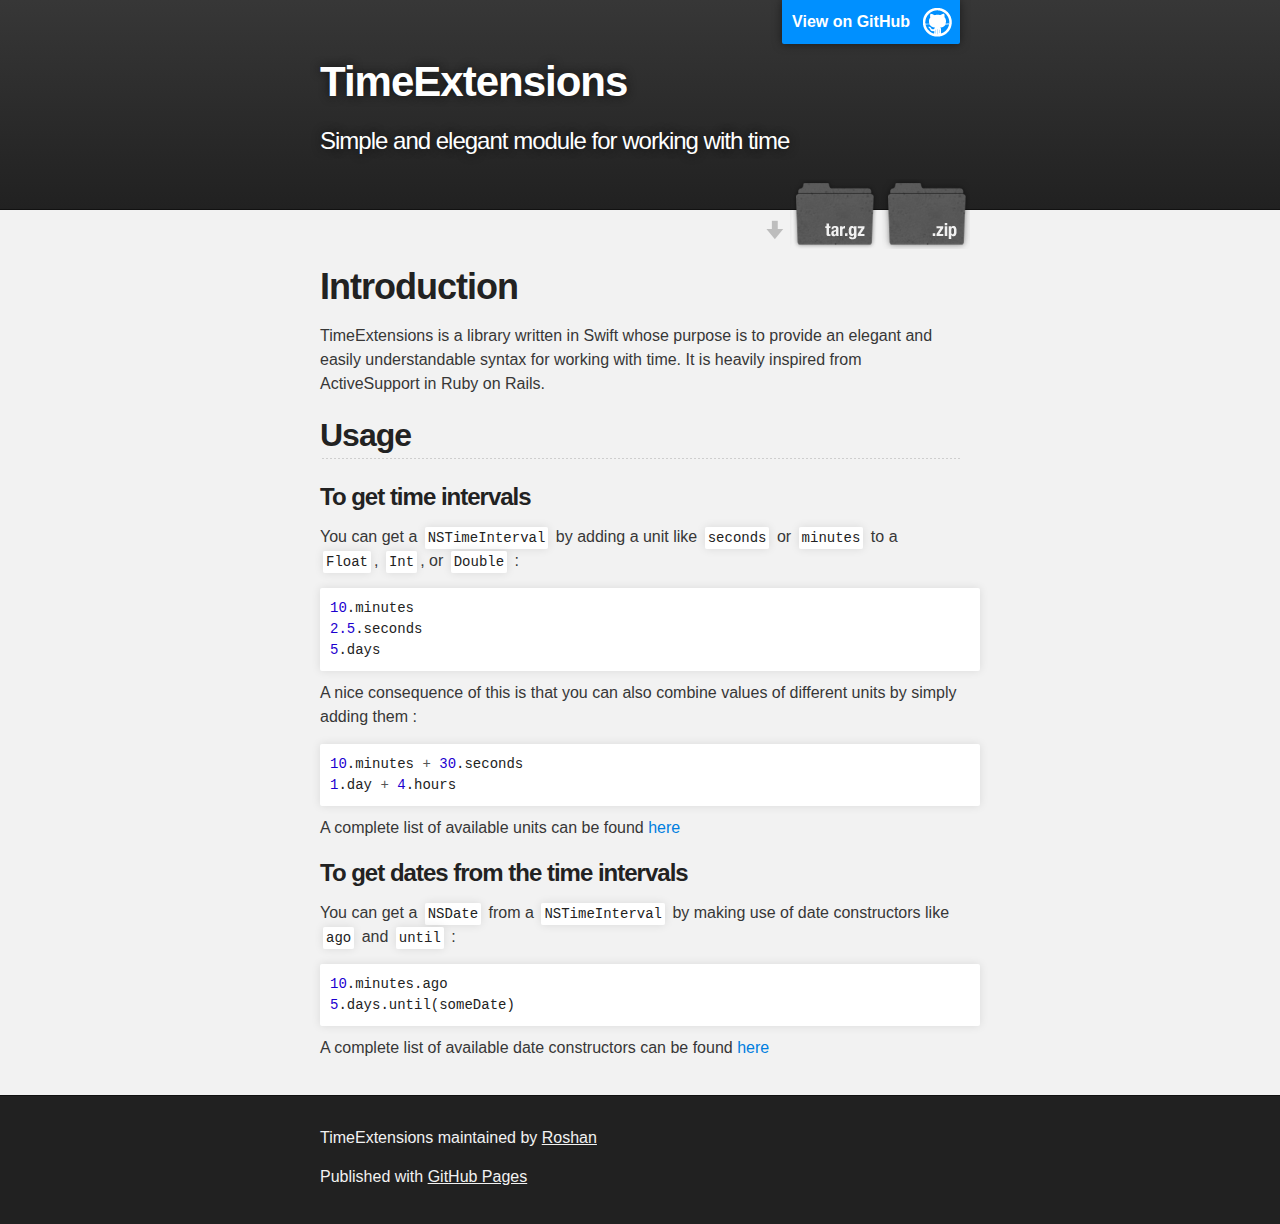
<file: index.html>
<!DOCTYPE html>
<html>

<head>
    <meta charset='utf-8'>
    <meta http-equiv="X-UA-Compatible" content="chrome=1">
    <meta name="description" content="TimeExtensions : Simple and elegant module for working with time">

    <link rel="stylesheet" type="text/css" media="screen" href="stylesheets/stylesheet.css">

    <title>TimeExtensions</title>
</head>

<body>

    <!-- HEADER -->
    <div id="header_wrap" class="outer">
        <header class="inner">
            <a id="forkme_banner" href="https://github.com/roshanr95/TimeExtensions">View on GitHub</a>

            <h1 id="project_title">TimeExtensions</h1>
            <h2 id="project_tagline">Simple and elegant module for working with time</h2>

            <section id="downloads">
                <a class="zip_download_link" href="https://github.com/roshanr95/TimeExtensions/zipball/master">Download this project as a .zip file</a>
                <a class="tar_download_link" href="https://github.com/roshanr95/TimeExtensions/tarball/master">Download this project as a tar.gz file</a>
            </section>
        </header>
    </div>

    <!-- MAIN CONTENT -->
    <div id="main_content_wrap" class="outer">
        <section id="main_content" class="inner">
            <h1><a name="introduction" class="anchor" href="#introduction"><span class="octicon octicon-link"></span></a>Introduction</h1>

            <p>TimeExtensions is a library written in Swift whose purpose is to provide an elegant and easily understandable syntax for working with time. It is heavily inspired from ActiveSupport in Ruby on Rails.</p>

            <h2><a name="usage" class="anchor" href="#usage"><span class="octicon octicon-link"></span></a>Usage</h2>

            <h3><a name="to-get-time-intervals" class="anchor" href="#to-get-time-intervals"><span class="octicon octicon-link"></span></a>To get time intervals</h3>

            <p>You can get a <code>NSTimeInterval</code> by adding a unit like <code>seconds</code> or <code>minutes</code> to a <code>Float</code>, <code>Int</code>, or <code>Double</code> :</p>

            <div class="highlight highlight-swift">
                <pre><span class="mf">10</span>.minutes<br/><span class="mf">2.5</span>.seconds<br/><span class="mf">5</span>.days</pre>
            </div>

            <p>A nice consequence of this is that you can also combine values of different units by simply adding them :</p>

            <div class="highlight highlight-swift">
                <pre><span class="mf">10</span>.minutes <span class="o">+</span> <span class="mf">30</span>.seconds<br/><span class="mf">1</span>.day <span class="o">+</span> <span class="mf">4</span>.hours</pre>
            </div>

            <p>A complete list of available units can be found <a href="units.html">here</a></p>

            <h3><a name="to-get-dates-from-the-time-intervals" class="anchor" href="#to-get-dates-from-the-time-intervals"><span class="octicon octicon-link"></span></a>To get dates from the time intervals</h3>

            <p>You can get a <code>NSDate</code> from a <code>NSTimeInterval</code> by making use of date constructors like <code>ago</code> and <code>until</code> :</p>

            <div class="highlight highlight-swift">
                <pre><span class="mf">10</span>.minutes.ago<br/><span class="mf">5</span>.days.until(someDate)</pre>
            </div>

            <p>A complete list of available date constructors can be found <a href="dateconstructors.html">here</a></p>
        </section>
    </div>

    <!-- FOOTER  -->
    <div id="footer_wrap" class="outer">
        <footer class="inner">
            <p class="copyright">TimeExtensions maintained by <a href="https://github.com/roshanr95">Roshan</a></p>
            <p>Published with <a href="http://pages.github.com">GitHub Pages</a></p>
        </footer>
    </div>



</body>
</html>
</file>
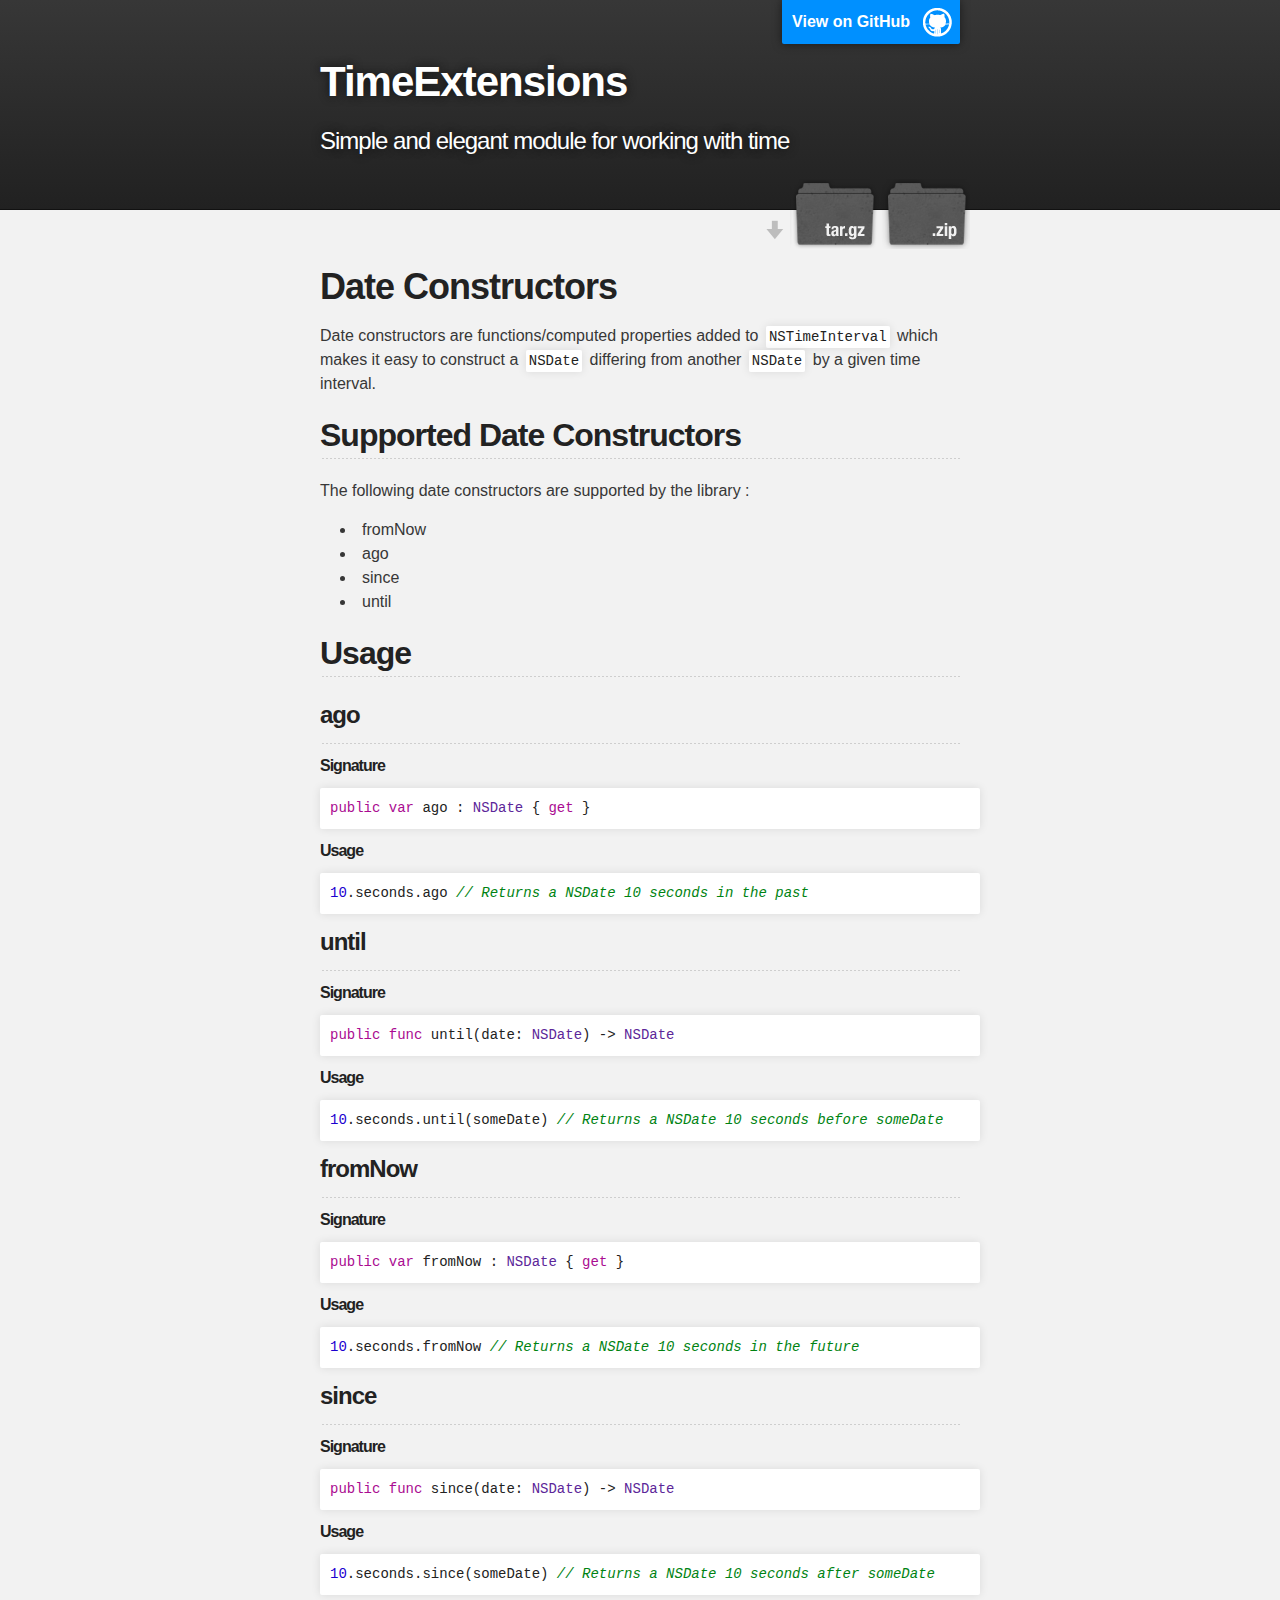
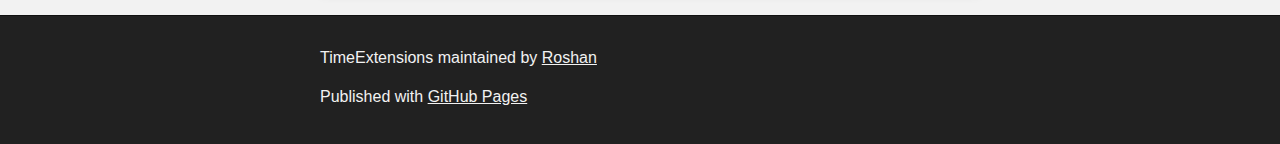
<file: dateconstructors.html>
<!DOCTYPE html>
<html>

<head>
    <meta charset='utf-8'>
    <meta http-equiv="X-UA-Compatible" content="chrome=1">
    <meta name="description" content="TimeExtensions : Simple and elegant module for working with time">

    <link rel="stylesheet" type="text/css" media="screen" href="stylesheets/stylesheet.css">

    <title>TimeExtensions - Documentation</title>
</head>

<body>

    <!-- HEADER -->
    <div id="header_wrap" class="outer">
        <header class="inner">
            <a id="forkme_banner" href="https://github.com/roshanr95/TimeExtensions">View on GitHub</a>

            <h1 id="project_title">TimeExtensions</h1>
            <h2 id="project_tagline">Simple and elegant module for working with time</h2>

            <section id="downloads">
                <a class="zip_download_link" href="https://github.com/roshanr95/TimeExtensions/zipball/master">Download this project as a .zip file</a>
                <a class="tar_download_link" href="https://github.com/roshanr95/TimeExtensions/tarball/master">Download this project as a tar.gz file</a>
            </section>
        </header>
    </div>

    <!-- MAIN CONTENT -->
    <div id="main_content_wrap" class="outer">
        <section id="main_content" class="inner">
            <h1><a name="introduction" class="anchor" href="#introduction"><span class="octicon octicon-link"></span></a>Date Constructors</h1>

            <p>Date constructors are functions/computed properties added to <code>NSTimeInterval</code> which makes it easy to construct a <code>NSDate</code> differing from another <code>NSDate</code> by a given time interval.</p>

            <h2><a name="usage" class="anchor" href="#usage"><span class="octicon octicon-link"></span></a>Supported Date Constructors</h2>

            <p>The following date constructors are supported by the library : </p>

            <ul>
                <li>fromNow</li>
                <li>ago</li>
                <li>since</li>
                <li>until</li>
            </ul>

            <h2><a name="usage" class="anchor" href="#usage"><span class="octicon octicon-link"></span></a>Usage</h2>

            <h3>ago</h3>
            <hr>
            <h6>Signature</h6>

            <div class="highlight highlight-swift">
                <pre><span class="kr">public var</span> ago : <span class="kt">NSDate</span> { <span class="kr">get</span> }</pre>
            </div>

            <h6>Usage</h6>

            <div class="highlight highlight-swift">
                <pre><span class="mf">10</span>.seconds.ago <span class="c1">// Returns a NSDate 10 seconds in the past</span></pre>
            </div>

            <h3>until</h3>
            <hr>
            <h6>Signature</h6>

            <div class="highlight highlight-swift">
                <pre><span class="kr">public func</span> until(date: <span class="kt">NSDate</span>) -> <span class="kt">NSDate</span></pre>
            </div>

            <h6>Usage</h6>

            <div class="highlight highlight-swift">
                <pre><span class="mf">10</span>.seconds.until(someDate) <span class="c1">// Returns a NSDate 10 seconds before someDate</span></pre>
            </div>

            <h3>fromNow</h3>
            <hr>
            <h6>Signature</h6>

            <div class="highlight highlight-swift">
                <pre><span class="kr">public var</span> fromNow : <span class="kt">NSDate</span> { <span class="kr">get</span> }</pre>
            </div>

            <h6>Usage</h6>

            <div class="highlight highlight-swift">
                <pre><span class="mf">10</span>.seconds.fromNow <span class="c1">// Returns a NSDate 10 seconds in the future</span></pre>
            </div>

            <h3>since</h3>
            <hr>
            <h6>Signature</h6>

            <div class="highlight highlight-swift">
                <pre><span class="kr">public func</span> since(date: <span class="kt">NSDate</span>) -> <span class="kt">NSDate</span></pre>
            </div>

            <h6>Usage</h6>

            <div class="highlight highlight-swift">
                <pre><span class="mf">10</span>.seconds.since(someDate) <span class="c1">// Returns a NSDate 10 seconds after someDate</span></pre>
            </div>
        </section>
    </div>

    <!-- FOOTER  -->
    <div id="footer_wrap" class="outer">
        <footer class="inner">
            <p class="copyright">TimeExtensions maintained by <a href="https://github.com/roshanr95">Roshan</a></p>
            <p>Published with <a href="http://pages.github.com">GitHub Pages</a></p>
        </footer>
    </div>



</body>
</html>
</file>
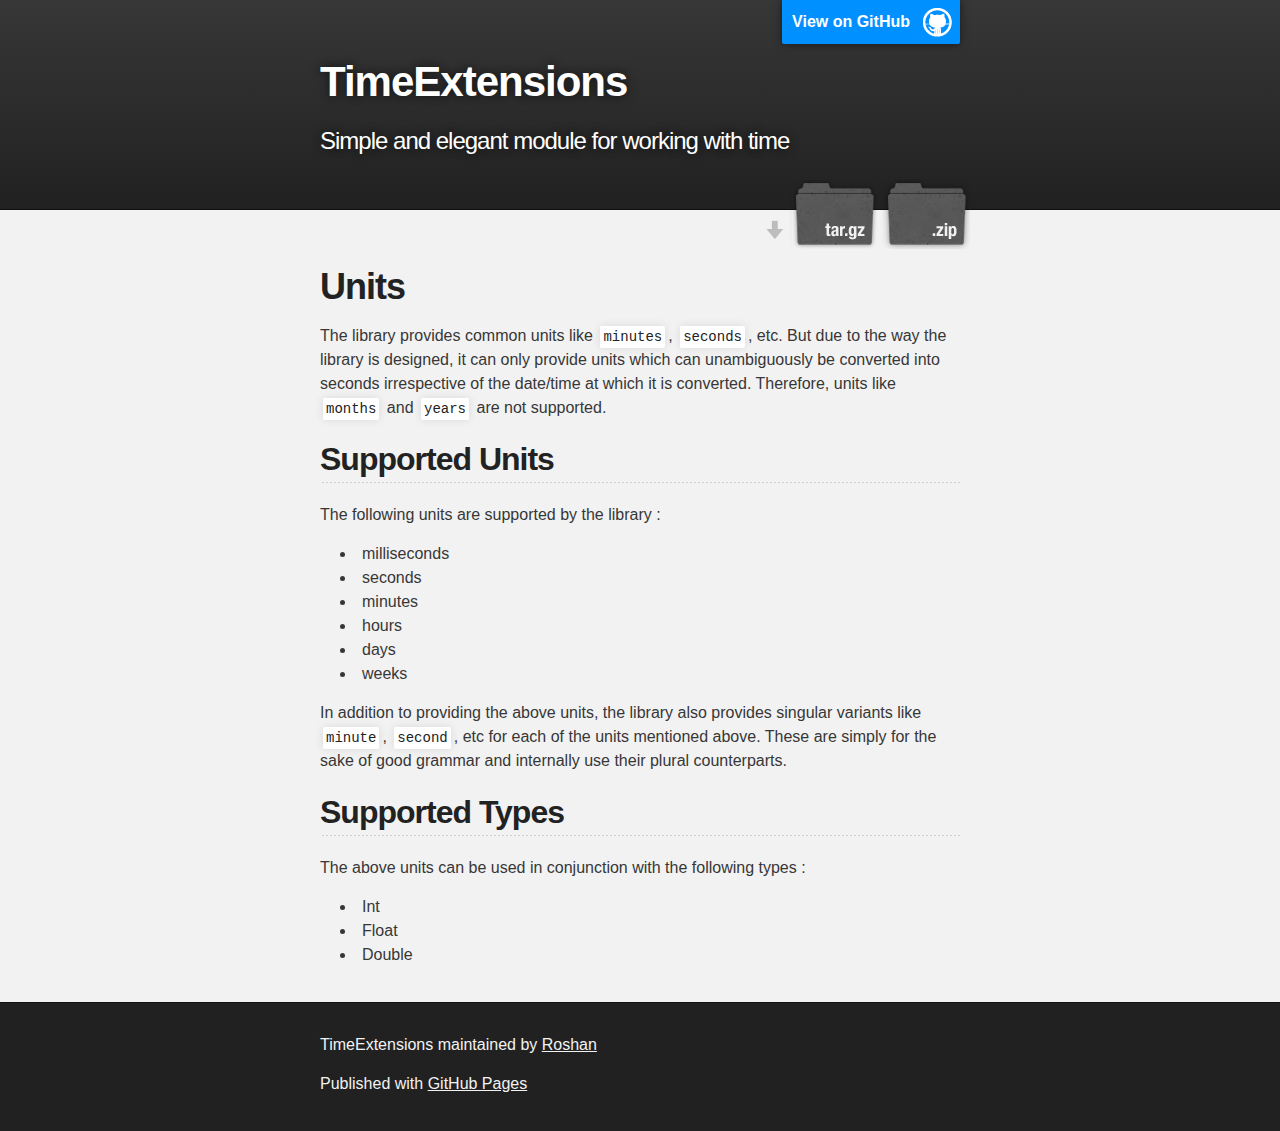
<file: units.html>
<!DOCTYPE html>
<html>

<head>
    <meta charset='utf-8'>
    <meta http-equiv="X-UA-Compatible" content="chrome=1">
    <meta name="description" content="TimeExtensions : Simple and elegant module for working with time">

    <link rel="stylesheet" type="text/css" media="screen" href="stylesheets/stylesheet.css">

    <title>TimeExtensions - Documentation</title>
</head>

<body>

    <!-- HEADER -->
    <div id="header_wrap" class="outer">
        <header class="inner">
            <a id="forkme_banner" href="https://github.com/roshanr95/TimeExtensions">View on GitHub</a>

            <h1 id="project_title">TimeExtensions</h1>
            <h2 id="project_tagline">Simple and elegant module for working with time</h2>

            <section id="downloads">
                <a class="zip_download_link" href="https://github.com/roshanr95/TimeExtensions/zipball/master">Download this project as a .zip file</a>
                <a class="tar_download_link" href="https://github.com/roshanr95/TimeExtensions/tarball/master">Download this project as a tar.gz file</a>
            </section>
        </header>
    </div>

    <!-- MAIN CONTENT -->
    <div id="main_content_wrap" class="outer">
        <section id="main_content" class="inner">
            <h1><a name="introduction" class="anchor" href="#introduction"><span class="octicon octicon-link"></span></a>Units</h1>

            <p>The library provides common units like <code>minutes</code>, <code>seconds</code>, etc. But due to the way the library is designed, it can only provide units which can unambiguously be converted into seconds irrespective of the date/time at which it is converted. Therefore, units like <code>months</code> and <code>years</code> are not supported.</p>

            <h2><a name="usage" class="anchor" href="#usage"><span class="octicon octicon-link"></span></a>Supported Units</h2>

            <p>The following units are supported by the library : </p>

            <ul>
                <li>milliseconds</li>
                <li>seconds</li>
                <li>minutes</li>
                <li>hours</li>
                <li>days</li>
                <li>weeks</li>
            </ul>

            <p>In addition to providing the above units, the library also provides singular variants like <code>minute</code>, <code>second</code>, etc for each of the units mentioned above. These are simply for the sake of good grammar and internally use their plural counterparts.</p>

            <h2><a name="usage" class="anchor" href="#usage"><span class="octicon octicon-link"></span></a>Supported Types</h2>

            <p>The above units can be used in conjunction with the following types : </p>

            <ul>
                <li>Int</li>
                <li>Float</li>
                <li>Double</li>
            </ul>
        </section>
    </div>

    <!-- FOOTER  -->
    <div id="footer_wrap" class="outer">
        <footer class="inner">
            <p class="copyright">TimeExtensions maintained by <a href="https://github.com/roshanr95">Roshan</a></p>
            <p>Published with <a href="http://pages.github.com">GitHub Pages</a></p>
        </footer>
    </div>



</body>
</html>
</file>
<file: stylesheets/stylesheet.css>
/*******************************************************************************
Slate Theme for GitHub Pages
by Jason Costello, @jsncostello
*******************************************************************************/

@import url(pygment_trac.css);

/*******************************************************************************
MeyerWeb Reset
*******************************************************************************/

html, body, div, span, applet, object, iframe,
h1, h2, h3, h4, h5, h6, p, blockquote, pre,
a, abbr, acronym, address, big, cite, code,
del, dfn, em, img, ins, kbd, q, s, samp,
small, strike, strong, sub, sup, tt, var,
b, u, i, center,
dl, dt, dd, ol, ul, li,
fieldset, form, label, legend,
table, caption, tbody, tfoot, thead, tr, th, td,
article, aside, canvas, details, embed,
figure, figcaption, footer, header, hgroup,
menu, nav, output, ruby, section, summary,
time, mark, audio, video {
  margin: 0;
  padding: 0;
  border: 0;
  font: inherit;
  vertical-align: baseline;
}

/* HTML5 display-role reset for older browsers */
article, aside, details, figcaption, figure,
footer, header, hgroup, menu, nav, section {
  display: block;
}

ol, ul {
  list-style: none;
}

table {
  border-collapse: collapse;
  border-spacing: 0;
}

/*******************************************************************************
Theme Styles
*******************************************************************************/

body {
  box-sizing: border-box;
  color:#373737;
  background: #212121;
  font-size: 16px;
  font-family: 'Myriad Pro', Calibri, Helvetica, Arial, sans-serif;
  line-height: 1.5;
  -webkit-font-smoothing: antialiased;
}

h1, h2, h3, h4, h5, h6 {
  margin: 10px 0;
  font-weight: 700;
  color:#222222;
  font-family: 'Lucida Grande', 'Calibri', Helvetica, Arial, sans-serif;
  letter-spacing: -1px;
}

h1 {
  font-size: 36px;
  font-weight: 700;
}

h2 {
  padding-bottom: 10px;
  font-size: 32px;
  background: url('../images/bg_hr.png') repeat-x bottom;
}

h3 {
  font-size: 24px;
}

h4 {
  font-size: 21px;
}

h5 {
  font-size: 18px;
}

h6 {
  font-size: 16px;
}

p {
  margin: 10px 0 15px 0;
}

footer p {
  color: #f2f2f2;
}

a {
  text-decoration: none;
  color: #007edf;
  text-shadow: none;

  transition: color 0.5s ease;
  transition: text-shadow 0.5s ease;
  -webkit-transition: color 0.5s ease;
  -webkit-transition: text-shadow 0.5s ease;
  -moz-transition: color 0.5s ease;
  -moz-transition: text-shadow 0.5s ease;
  -o-transition: color 0.5s ease;
  -o-transition: text-shadow 0.5s ease;
  -ms-transition: color 0.5s ease;
  -ms-transition: text-shadow 0.5s ease;
}

a:hover, a:focus {text-decoration: underline;}

footer a {
  color: #F2F2F2;
  text-decoration: underline;
}

em {
  font-style: italic;
}

strong {
  font-weight: bold;
}

img {
  position: relative;
  margin: 0 auto;
  max-width: 739px;
  padding: 5px;
  margin: 10px 0 10px 0;
  border: 1px solid #ebebeb;

  box-shadow: 0 0 5px #ebebeb;
  -webkit-box-shadow: 0 0 5px #ebebeb;
  -moz-box-shadow: 0 0 5px #ebebeb;
  -o-box-shadow: 0 0 5px #ebebeb;
  -ms-box-shadow: 0 0 5px #ebebeb;
}

p img {
  display: inline;
  margin: 0;
  padding: 0;
  vertical-align: middle;
  text-align: center;
  border: none;
}

pre, code {
  width: 100%;
  color: #222;
  background-color: #fff;

  font-family: Monaco, "Bitstream Vera Sans Mono", "Lucida Console", Terminal, monospace;
  font-size: 14px;

  border-radius: 2px;
  -moz-border-radius: 2px;
  -webkit-border-radius: 2px;
}

pre {
  width: 100%;
  padding: 10px;
  box-shadow: 0 0 10px rgba(0,0,0,.1);
  overflow: auto;
}

code {
  padding: 3px;
  margin: 0 3px;
  box-shadow: 0 0 10px rgba(0,0,0,.1);
}

pre code {
  display: block;
  box-shadow: none;
}

blockquote {
  color: #666;
  margin-bottom: 20px;
  padding: 0 0 0 20px;
  border-left: 3px solid #bbb;
}


ul, ol, dl {
  margin-bottom: 15px
}

ul {
  list-style: inside;
  padding-left: 20px;
}

ol {
  list-style: decimal inside;
  padding-left: 20px;
}

dl dt {
  font-weight: bold;
}

dl dd {
  padding-left: 20px;
  font-style: italic;
}

dl p {
  padding-left: 20px;
  font-style: italic;
}

hr {
  height: 1px;
  margin-bottom: 5px;
  border: none;
  background: url('../images/bg_hr.png') repeat-x center;
}

table {
  border: 1px solid #373737;
  margin-bottom: 20px;
  text-align: left;
 }

th {
  font-family: 'Lucida Grande', 'Helvetica Neue', Helvetica, Arial, sans-serif;
  padding: 10px;
  background: #373737;
  color: #fff;
 }

td {
  padding: 10px;
  border: 1px solid #373737;
 }

form {
  background: #f2f2f2;
  padding: 20px;
}

/*******************************************************************************
Full-Width Styles
*******************************************************************************/

.outer {
  width: 100%;
}

.inner {
  position: relative;
  max-width: 640px;
  padding: 20px 10px;
  margin: 0 auto;
}

#forkme_banner {
  display: block;
  position: absolute;
  top:0;
  right: 10px;
  z-index: 10;
  padding: 10px 50px 10px 10px;
  color: #fff;
  background: url('../images/blacktocat.png') #0090ff no-repeat 95% 50%;
  font-weight: 700;
  box-shadow: 0 0 10px rgba(0,0,0,.5);
  border-bottom-left-radius: 2px;
  border-bottom-right-radius: 2px;
}

#header_wrap {
  background: #212121;
  background: -moz-linear-gradient(top, #373737, #212121);
  background: -webkit-linear-gradient(top, #373737, #212121);
  background: -ms-linear-gradient(top, #373737, #212121);
  background: -o-linear-gradient(top, #373737, #212121);
  background: linear-gradient(top, #373737, #212121);
}

#header_wrap .inner {
  padding: 50px 10px 30px 10px;
}

#project_title {
  margin: 0;
  color: #fff;
  font-size: 42px;
  font-weight: 700;
  text-shadow: #111 0px 0px 10px;
}

#project_tagline {
  color: #fff;
  font-size: 24px;
  font-weight: 300;
  background: none;
  text-shadow: #111 0px 0px 10px;
}

#downloads {
  position: absolute;
  width: 210px;
  z-index: 10;
  bottom: -40px;
  right: 0;
  height: 70px;
  background: url('../images/icon_download.png') no-repeat 0% 90%;
}

.zip_download_link {
  display: block;
  float: right;
  width: 90px;
  height:70px;
  text-indent: -5000px;
  overflow: hidden;
  background: url(../images/sprite_download.png) no-repeat bottom left;
}

.tar_download_link {
  display: block;
  float: right;
  width: 90px;
  height:70px;
  text-indent: -5000px;
  overflow: hidden;
  background: url(../images/sprite_download.png) no-repeat bottom right;
  margin-left: 10px;
}

.zip_download_link:hover {
  background: url(../images/sprite_download.png) no-repeat top left;
}

.tar_download_link:hover {
  background: url(../images/sprite_download.png) no-repeat top right;
}

#main_content_wrap {
  background: #f2f2f2;
  border-top: 1px solid #111;
  border-bottom: 1px solid #111;
}

#main_content {
  padding-top: 40px;
}

#footer_wrap {
  background: #212121;
}



/*******************************************************************************
Small Device Styles
*******************************************************************************/

@media screen and (max-width: 480px) {
  body {
    font-size:14px;
  }

  #downloads {
    display: none;
  }

  .inner {
    min-width: 320px;
    max-width: 480px;
  }

  #project_title {
  font-size: 32px;
  }

  h1 {
    font-size: 28px;
  }

  h2 {
    font-size: 24px;
  }

  h3 {
    font-size: 21px;
  }

  h4 {
    font-size: 18px;
  }

  h5 {
    font-size: 14px;
  }

  h6 {
    font-size: 12px;
  }

  code, pre {
    min-width: 320px;
    max-width: 480px;
    font-size: 11px;
  }

}
</file>
